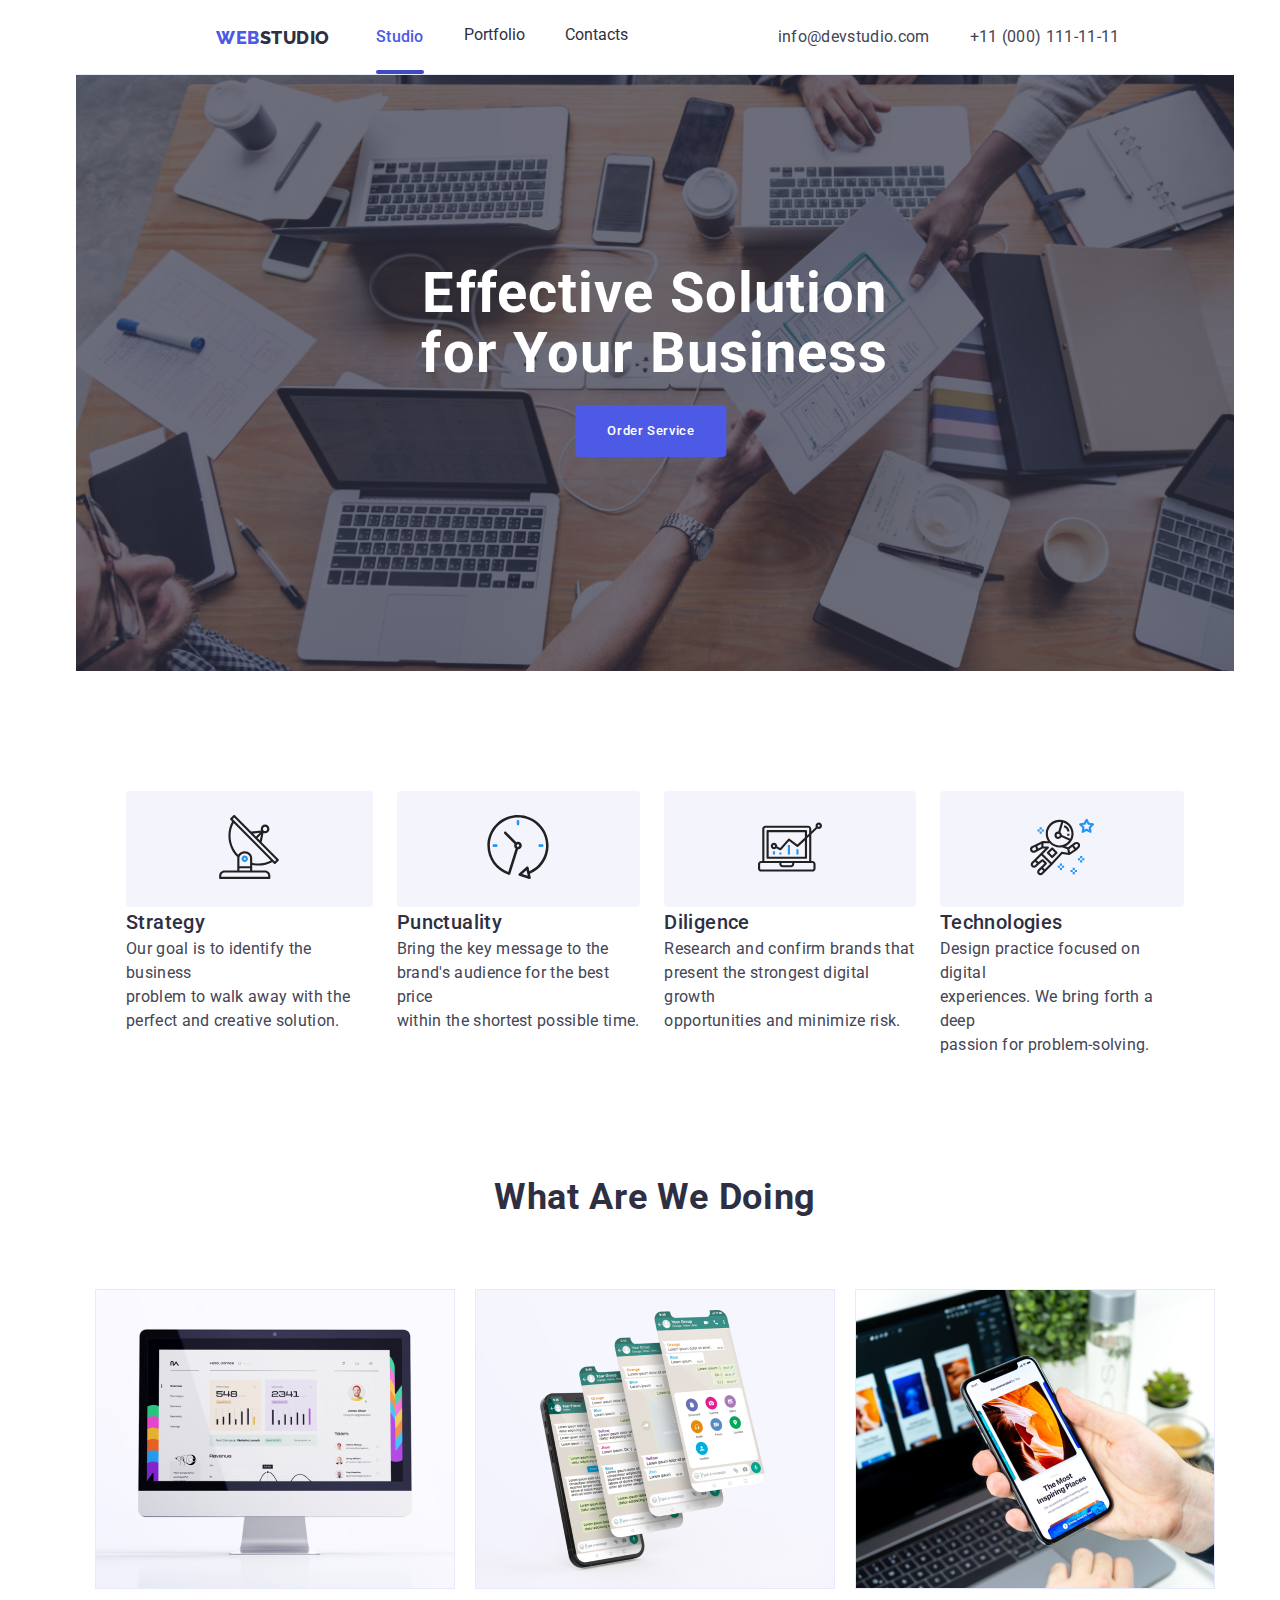
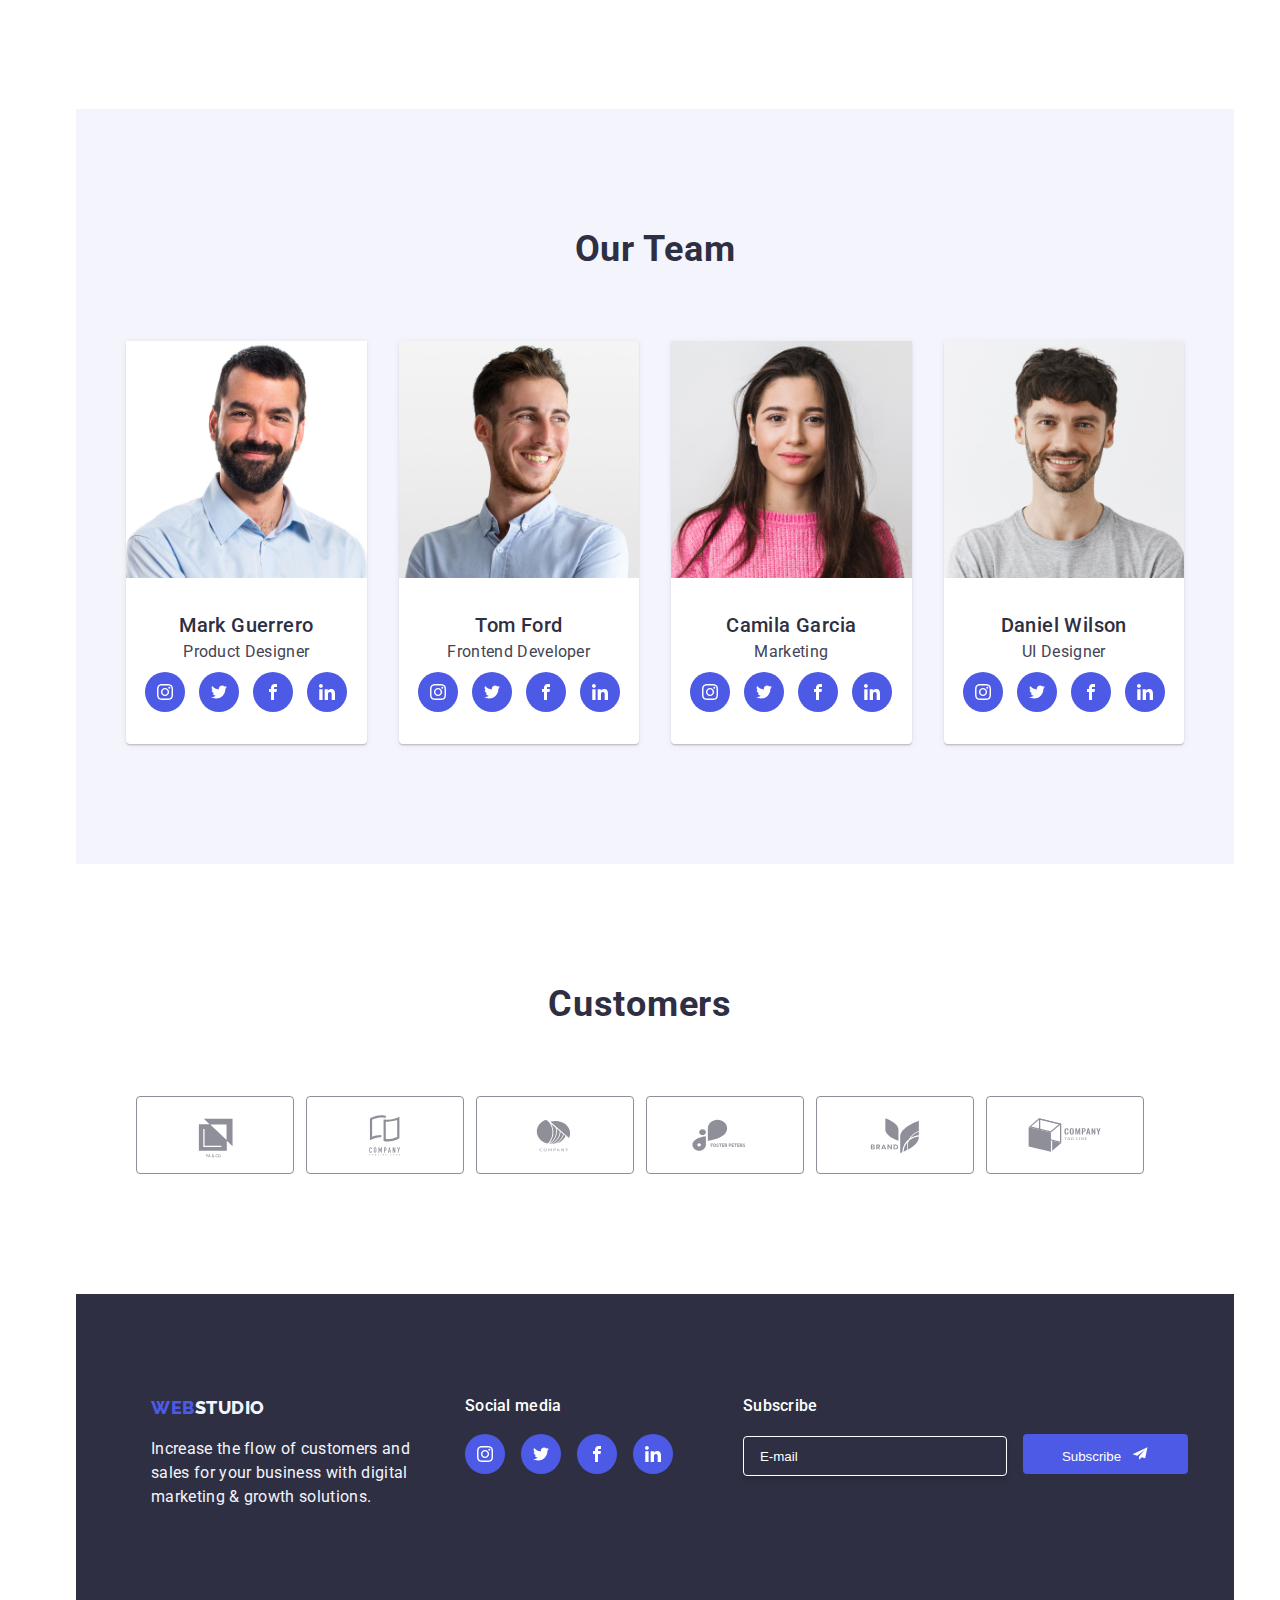
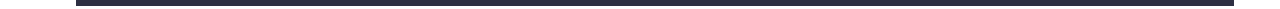
<file: index.html>
<!DOCTYPE html>
<html lang="en">
<head>
    <meta charset="UTF-8">
    <meta name="viewport" content="width=device-width, initial-scale=1.0">
    <title>Homework#6</title>
   
    <link rel="preconnect" href="https://fonts.googleapis.com">
    <link rel="preconnect" href="https://fonts.gstatic.com" crossorigin>
    <link href="https://fonts.googleapis.com/css2?family=Raleway:wght@800&family=Roboto:wght@400;500;700;900&display=swap" rel="stylesheet"/>

    <link rel="stylesheet" href="https://cdnjs.cloudflare.com/ajax/libs/modern-normalize/2.0.0/modern-normalize.min.css" 
        integrity="sha512-4xo8blKMVCiXpTaLzQSLSw3KFOVPWhm/TRtuPVc4WG6kUgjH6J03IBuG7JZPkcWMxJ5huwaBpOpnwYElP/m6wg==" 
        crossorigin="anonymous" referrerpolicy="no-referrer" />

    <link rel="stylesheet" href="./css/styles.css"/>
</head>

<body class="container">
    <header>
        <div class="header-container container">
            <a class="link" href="./index.html">
                <h4 class="nav-logo"><span class="logo">WEB</span>STUDIO</h4>
            </a>
            <nav>
                <ul class="list nav-list">
                    <li>
                        <a class="link nav-items active" href="./index.html">Studio</a>
                    </li>
                    <li>
                        <a class="link nav-items" href="./portfolio.html" target="_blank">Portfolio</a>
                    </li>
                    <li>
                        <a class="link nav-items" href="#">Contacts</a>
                    </li>
                </ul>
            </nav>
     
                <ul class="list contact-list">
                    <li>
                        <a class="link contact-item" href="mailto:info@devstudio.com">
                            info@devstudio.com
                        </a>
                    </li>
                    <li>
                        <a class="link contact-item" href="tel:+11(000)111-11-11">
                            +11 (000) 111-11-11
                        </a>
                    </li>
                </ul>
        </div>
    </header>

    <main>
       <!--HERO SECTION-->
        <section class="bg-dark hero">
            <div class="hero-container container">
                <h1 class="hero-text">Effective Solution<br />
                for Your Business
                </h1>
                <button type="button" class="hero-button button" data-modal-open>Order Service</button>
                <div class="backdrop is-hidden" data-modal>
                    <div class="modal">
                        <button type="button" class="close-button button" data-modal-close>&times;</button>
                        
                            <h2 class="modal-text">Leave your contacts and we will call you back</h2>
                            <div class="form-element">
                                <label for="name" class="form-label">Name</label>
                                <div class="form-input">
                                    <input class="input-text" type="text" name="name" id="name" />
                                    <svg width="18" height="18" class="form-icon">
                                        <use href="./images/icons.svg#person"></use>
                                    </svg>
                                </div>
                            </div>
                            <div class="form-element">
                                <label for="phone" class="form-label">Phone</label>
                                <div class="form-input">
                                    <input class="input-text" type="text" name="phone" id="phone" />
                                    <svg width="18" height="18" class="form-icon">
                                        <use href="./images/icons.svg#phone"></use>
                                    </svg>
                                </div>
                            </div>
                            <div class="form-element">
                                <label for="email" class="form-label">Email</label>
                                <div class="form-input">
                                    <input class="input-text" type="text" name="email" id="email" />
                                    <svg width="18" height="18" class="form-icon">
                                        <use href="./images/icons.svg#email"></use>
                                    </svg>
                                </div>
                            </div>
                            <div class="form-element">
                                <label for="comment" class="form-label">Comment</label>
                                <div class="form-input">
                                    <textarea id="comment" name="user-comment" placeholder="Text area" class="form-comment"></textarea>
                                </div>
                            </div>
                            <div class="form-checkbox">
                                <label for="checkbox" class="form-label"></label>
                                    <input class="checkbox-input" type="checkbox">
                                    <p class="checkbox-text">I accept the terms and conditions of the 
                                        <span class="checkbox-policy">Privacy Policy</span></p>
                            </div>
                            <button type="submit" class="modal-button button">Send</button>      
                    </div>
                </div>
            </div>
        </section>

        <!-- Benefits Section -->
        <section class="section">
            <div class="benefits-container container">
                <ul class="list benefit-list">
                    <li>
                        <div class="benefits-icon">
                            <svg width="64" height="64">
                                <use href="./images/icons.svg#antenna-1"></use>
                            </svg>
                        </div>
                        <h3 class="titles">Strategy</h3>
                        <p class="text">Our goal is to identify the business<br/>  
                        problem to walk away with the <br/>
                        perfect and creative solution. 
                        </p>
                    </li>
                    <li>
                        <div class="benefits-icon">
                            <svg class="icon" width="64" height="64">
                                <use href="./images/icons.svg#clock-1"></use>
                            </svg>
                        </div>
                        <h3 class="titles">Punctuality</h3>
                        <p class="text">Bring the key message to the <br/>
                        brand's audience for the best price <br/>
                        within the shortest possible time.
                        </p>
                    </li>
                    <li>
                        <div class="benefits-icon">
                            <svg class="icon" width="64" height="64">
                                <use href="./images/icons.svg#diagram-1"></use>
                            </svg>
                        </div>
                        <h3 class="titles">Diligence</h3>
                        <p class="text">Research and confirm brands that <br/>
                        present the strongest digital growth <br/>
                        opportunities and minimize risk.
                        </p>
                    </li>
                    <li>
                        <div class="benefits-icon">
                            <svg class="icon" width="64" height="64">
                                <use href="./images/icons.svg#astronaut-1"></use>
                            </svg>
                        </div>
                        <h3 class="titles">Technologies</h3>
                        <p class="text">Design practice focused on digital <br/>
                        experiences. We bring forth a deep <br/>
                        passion for problem-solving.
                        </p>
                    </li>
                </ul>
            </div>
        </section>

        <!--What are we doing Section-->
        <section class="section">
            <div class="services-container container">
                <h2 class="main-title">What are we doing</h2>
                    <ul class="list services-list">
                        <li>
                            <img src="images/image1.jpg" 
                            alt="monitor"
                            width="360"/>
                        </li>
                        <li>
                            <img src="images/image2.jpg" 
                            alt="mobile phone"
                            width="360"/>
                        </li>
                        <li>
                            <img src="images/image3.jpg" 
                            alt="monitor and mobile phone"
                            width="360"/>
                        </li>
                    </ul>
            </div>
        </section>

        <!--Our Team Section-->
        <section class="section">
            <div class="team-container container">
                <h2 class="main-title">Our Team</h2>
                <ul class="list team-list">
                    <li class="card">
                        <img class="card-image" 
                            src="images/mark.jpg" 
                            alt="Mark Guerrero" 
                            width="264"/>
                        <h3 class="titles team-titles">Mark Guerrero</h3>
                        <p class="team-text text">Product Designer</p>
                        <div class="team-socials">
                            <a class="team-icon" href="#">
                                <svg width="16" height="16">
                                    <use href="./images/icons.svg#instagram-2"></use>
                                </svg>
                            </a>
                            <a class="team-icon" href="#">
                                <svg width="16" height="16">
                                    <use href="./images/icons.svg#twitter-1"></use>
                                </svg>
                            </a>
                            <a class="team-icon" href="#">
                                <svg width="16" height="16">
                                    <use href="./images/icons.svg#facebook"></use>
                                </svg>
                            </a>
                            <a class="team-icon" href="#">
                                <svg width="16" height="16">
                                    <use href="./images/icons.svg#linkedin-1"></use>
                                </svg>
                            </a>
                        </div>
                    </li>
                    <li class="card">
                        <img class="card-image" 
                            src="images/tom.jpg" 
                            alt="Tom Ford" 
                            width="264"/>
                        <h3 class="titles team-titles">Tom Ford</h3>
                        <p class= "team-text text">Frontend Developer</p>
                        <div class="team-socials">
                            <a class="team-icon" href="#">
                                <svg width="16" height="16">
                                    <use href="./images/icons.svg#instagram-2"></use>
                                </svg>
                            </a>
                            <a class="team-icon" href="#">
                                <svg width="16" height="16">
                                    <use href="./images/icons.svg#twitter-1"></use>
                                </svg>
                            </a>
                            <a class="team-icon" href="#">
                                <svg width="16" height="16">
                                    <use href="./images/icons.svg#facebook"></use>
                                </svg>
                            </a>
                            <a class="team-icon" href="#">
                                <svg width="16" height="16">
                                    <use href="./images/icons.svg#linkedin-1"></use>
                                </svg>
                            </a>
                        </div>
                    </li>
                    <li class="card">
                        <img class="card-image" 
                            src="images/camila.jpg" 
                            alt="Camila Garcia" 
                            width="264"/>
                        <h3 class="titles team-titles">Camila Garcia</h3>
                        <p class= "team-text text">Marketing</p>
                        <div class="team-socials">
                            <a class="team-icon" href="#">
                                <svg width="16" height="16">
                                    <use href="./images/icons.svg#instagram-2"></use>
                                </svg>
                            </a>
                            <a class="team-icon" href="#">
                                <svg width="16" height="16">
                                    <use href="./images/icons.svg#twitter-1"></use>
                                </svg>
                            </a>
                            <a class="team-icon" href="#">
                                <svg width="16" height="16">
                                    <use href="./images/icons.svg#facebook"></use>
                                </svg>
                            </a>
                            <a class="team-icon" href="#">
                                <svg width="16" height="16">
                                    <use href="./images/icons.svg#linkedin-1"></use>
                                </svg>
                            </a>
                        </div>
                    </li>
                    <li class="card">
                        <img class="card-image" 
                            src="images/daniel.jpg" 
                            alt="Daniel Wilson" 
                            width="264"/>
                        <h3 class="titles team-titles">Daniel Wilson</h3>
                        <p class= "team-text text">UI Designer</p>
                        <div class="team-socials">
                            <a class="team-icon" href="#">
                                <svg width="16" height="16">
                                    <use href="./images/icons.svg#instagram-2"></use>
                                </svg>
                            </a>
                            <a class="team-icon" href="#">
                                <svg width="16" height="16">
                                    <use href="./images/icons.svg#twitter-1"></use>
                                </svg>
                            </a>
                            <a class="team-icon" href="#">
                                <svg width="16" height="16">
                                    <use href="./images/icons.svg#facebook"></use>
                                </svg>
                            </a>
                            <a class="team-icon" href="#">
                                <svg width="16" height="16">
                                    <use href="./images/icons.svg#linkedin-1"></use>
                                </svg>
                            </a>
                        </div>
                    </li>
                </ul>
            </div>
        </section>

        <!-- CUSTOMER SECTION -->
        <section class="customers">
            <h2>Customers</h2>
            <div>         
                <ul class="customer-icon list">
                    <li class="customer-items">
                        <a class="customer-logo" href="#">
                           <svg width="94" height="46">
                            <use href="./images/icons.svg#icon-Logo"></use>
                           </svg>
                        </a>
                    </li>
                    <li class="customer-items">
                        <a class="customer-logo" href="#">
                           <svg width="94" height="46">
                            <use href="./images/icons.svg#Logo-4"></use>
                           </svg>
                        </a>
                    </li>
                    <li class="customer-items">
                        <a class="customer-logo" href="#">
                           <svg width="94" height="46">
                            <use href="./images/icons.svg#Logo-5"></use>
                           </svg>
                        </a>
                    </li>
                    <li class="customer-items">
                        <a class="customer-logo" href="#">
                           <svg width="94" height="46">
                            <use href="./images/icons.svg#Logo-2"></use>
                           </svg>
                        </a>
                    </li>
                    <li class="customer-items">
                        <a class="customer-logo" href="#">
                           <svg width="94" height="46">
                            <use href="./images/icons.svg#Logo"></use>
                           </svg>
                        </a>
                    </li>
                    <li class="customer-items">
                        <a class="customer-logo" href="#">
                           <svg width="94" height="46">
                            <use href="./images/icons.svg#Logo-1"></use>
                           </svg>
                        </a>
                    </li>
                </ul>
            </div>
        </section>
    </main>

    <!-- FOOTER SECTION -->
    <footer class="bg-dark footer container">
        <div class="footer-col-1">
            <a class="footer-link link" href="./index.html">
                <h4 class="footer-logo"><span class="logo">WEB</span>STUDIO</h4>
            </a>
            <p class="footer-text">Increase the flow of customers and <br />
                sales for your business with digital <br />
                marketing & growth solutions.
            </p>
        </div>
        <div class="footer-col-2">
            <div class="footer-socials">
                <p class="footer-text-socials">Social media</p>
                <div class="footer-list">
                    <a class="footer-icon" href="#">
                        <svg width="16" height="16">
                            <use href="./images/icons.svg#instagram-2"></use>
                        </svg>
                    </a>
                    <a class="footer-icon" href="#">
                        <svg width="16" height="16">
                            <use href="./images/icons.svg#twitter-1"></use>
                        </svg>
                    </a>
                    <a class="footer-icon" href="#">
                        <svg width="16" height="16">
                            <use href="./images/icons.svg#facebook"></use>
                        </svg>
                    </a>
                    <a class="footer-icon" href="#">
                        <svg width="16" height="16">
                            <use href="./images/icons.svg#linkedin-1"></use>
                        </svg>
                    </a>
                </div>
            </div>
        </div>
        <div class="footer-col-3">
            <h3 class="footer-sub-title">Subscribe</h3>
            <form>
                <input class="sub-input" type="text" placeholder="E-mail">
                <button class="footer-button" type="submit">Subscribe
                    <svg class="sub-icon" width="24" height="24">
                        <use href="./images/icons.svg#plane"></use>
                    </svg>
                </button>
            </form>
        </div>
    </footer>
    <script src="./js/modal.js"></script>
</body>
</html>
</file>
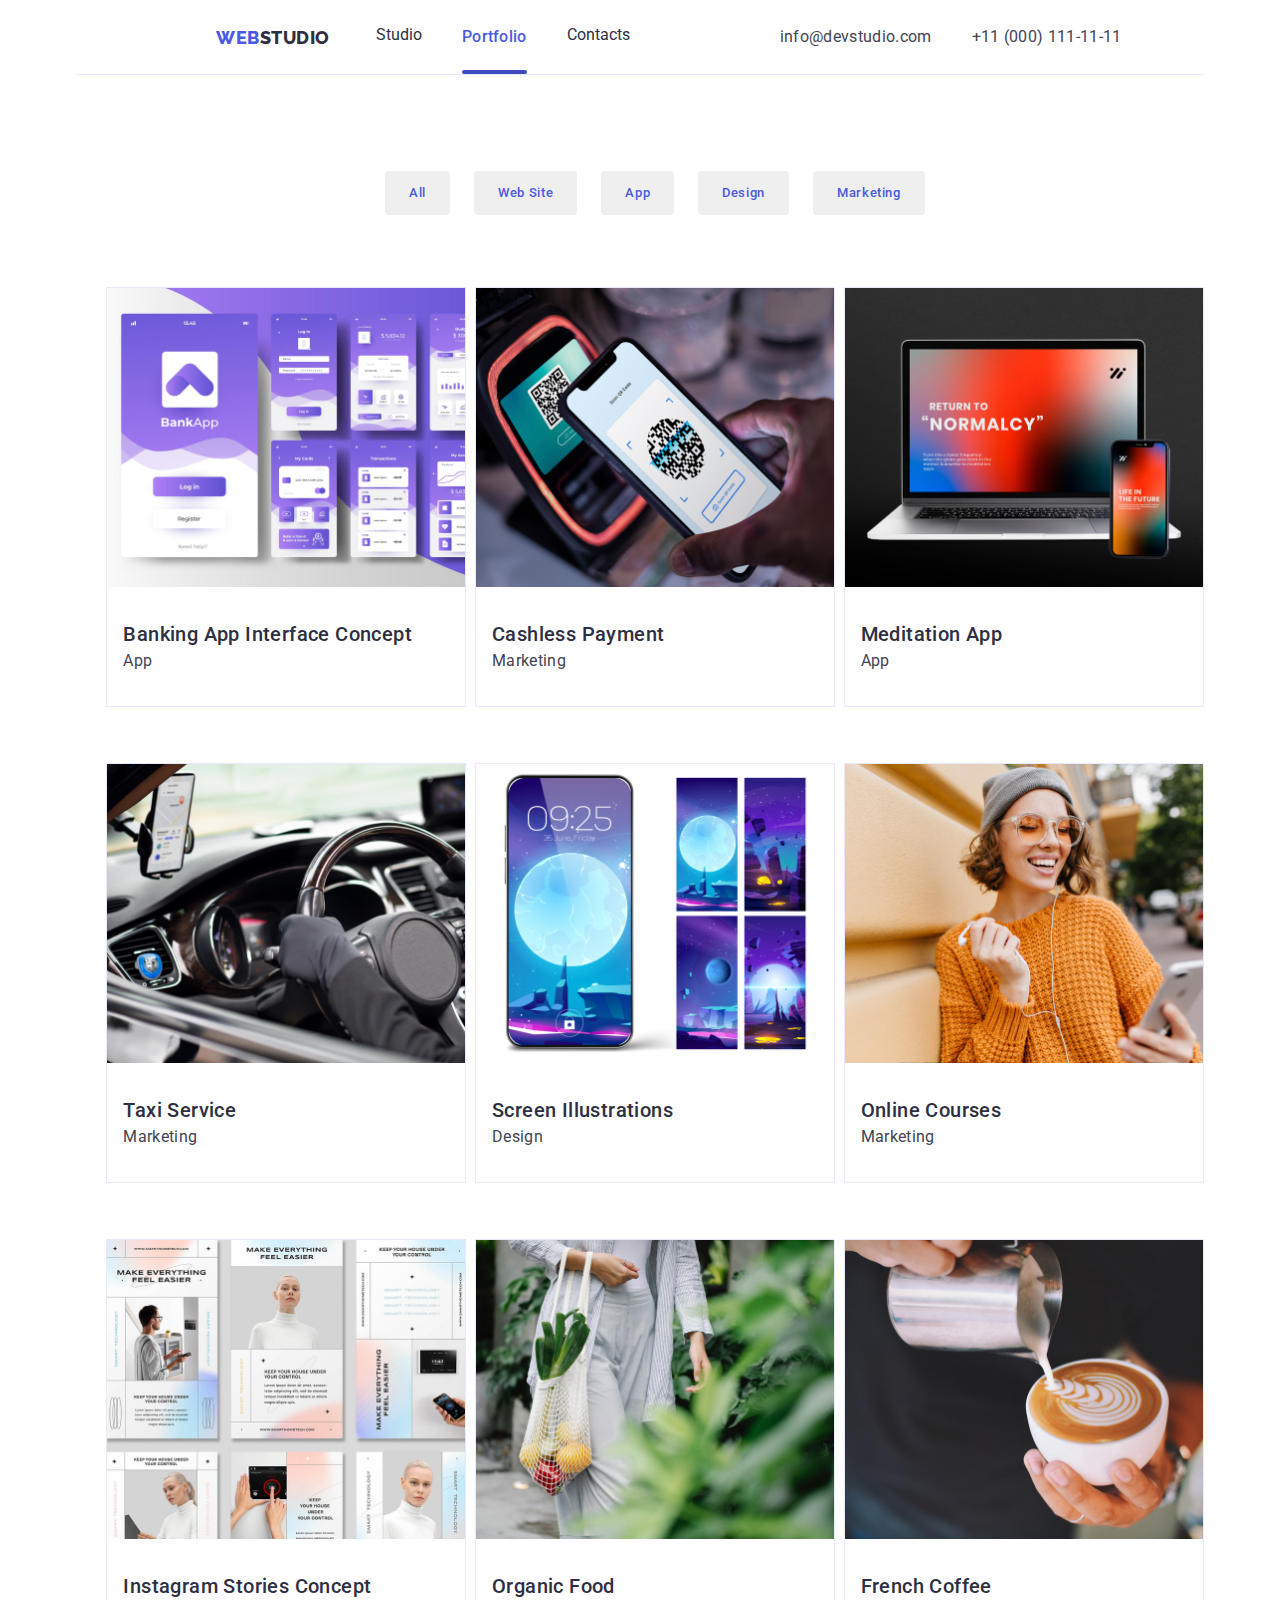
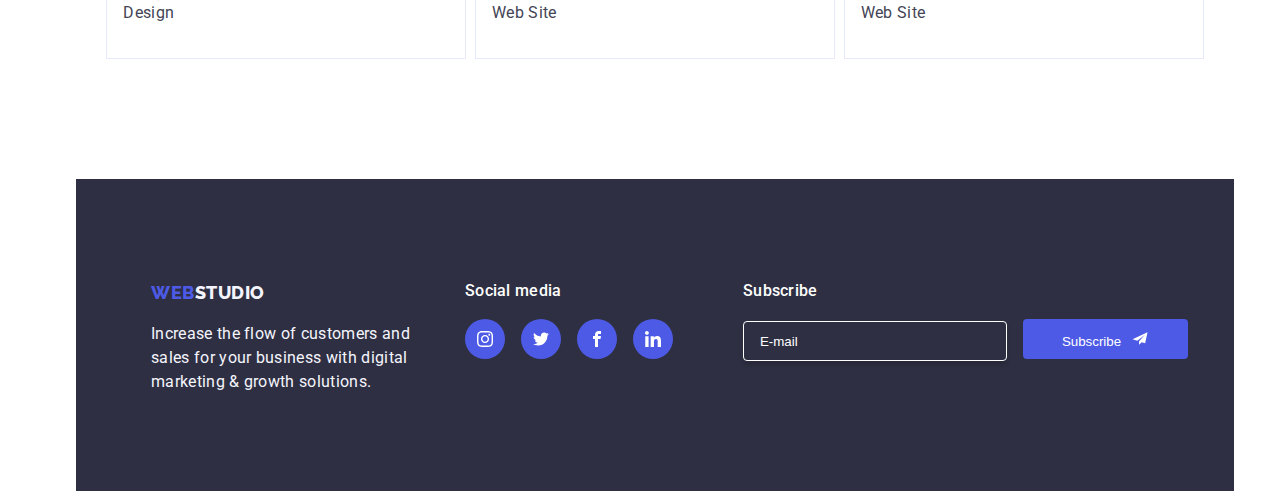
<file: portfolio.html>
<!DOCTYPE html>
<html lang="en">
<head>
    <meta charset="UTF-8">
    <meta name="viewport" content="width=device-width, initial-scale=1.0">
    <title>Porfolio</title>

    <link rel="preconnect" href="https://fonts.googleapis.com">
    <link rel="preconnect" href="https://fonts.gstatic.com" crossorigin>
    <link href="https://fonts.googleapis.com/css2?family=Raleway:wght@800&family=Roboto:wght@400;500;700;900&display=swap" rel="stylesheet"/>

    <link rel="stylesheet" href="https://cdnjs.cloudflare.com/ajax/libs/modern-normalize/2.0.0/modern-normalize.min.css" 
        integrity="sha512-4xo8blKMVCiXpTaLzQSLSw3KFOVPWhm/TRtuPVc4WG6kUgjH6J03IBuG7JZPkcWMxJ5huwaBpOpnwYElP/m6wg==" 
        crossorigin="anonymous" referrerpolicy="no-referrer" />

    <link rel="stylesheet" href="./css/styles.css"/>
</head>

<body class="container">
    <!-- HEADING SECTION -->
    <header>
        <div class="header-container container">
            <a class="link" href="./index.html">
                <h4 class="nav-logo"><span class="logo">WEB</span>STUDIO</h4>
            </a>
            <nav>
                <ul class="list nav-list">
                    <li>
                        <a class="link nav-items" href="./index.html">Studio</a>
                    </li>
                    <li>
                        <a class="link nav-items active" href="./portfolio.html" target="_blank">Portfolio</a>
                    </li>
                    <li>
                        <a class="link nav-items" href="#">Contacts</a>
                    </li>
                </ul>
            </nav>
            
                <ul class="list contact-list">
                    <li>
                        <a class="link contact-item" href="mailto:info@devstudio.com">
                            info@devstudio.com
                        </a>
                    </li>
                    <li>
                        <a class="link contact-item" href="tel:+11(000)111-11-11">
                            +11 (000) 111-11-11
                        </a>
                    </li>
                </ul>
        </div>
    </header>
    
    <main>
    <!-- FILTER SECTION -->
        <section class="filter-section">
            <div class="filter-container container">
                <button class="filter-button button" type="button">All</button>
                <button class="filter-button button" type="button">Web Site</button>
                <button class="filter-button button" type="button">App</button>
                <button class="filter-button button" type="button">Design</button>
                <button class="filter-button button" type="button">Marketing</button>
            </div>
        </section>
      

    <!-- PROJECT CARDS -->
        <section class="project-section">
            <div class="project-card-container container">
                <ul class="list project-card-list">
                        <li class="project-card">
                            <div class="project-image">
                                <img class="card-image" src="images/portfolio1.jpg" alt="banking app" />
                                <div class="project-image-caption">
                                    <p>
                                       
                                    </p>
                                </div>
                            </div>
                            <h3 class="card-titles titles">Banking App Interface Concept</h3>
                            <p class="card-text text">App</p>
                        </li>
                        <li class="project-card">
                            <div class=" project-image">
                                <img class="card-image" src="images/portfolio2.jpg" alt="cashless" />
                                <div class="project-image-caption">
                                    <p>
                                        14 Stylish and User-Friendly App Design Concepts · 
                                        Task Manager App · Calorie Tracker App · 
                                        Exotic Fruit Ecommerce App · Cloud Storage App
                                    </p>
                                </div>
                            </div>
                            <h3 class="card-titles titles">Cashless Payment</h3>
                            <p class="card-text text">Marketing</p>
                        </li>
                        <li class="project-card">
                            <div class="project-image">
                                <img clas="card-image" src="images/portfolio3.jpg" alt="meditation app" />
                                <div class="project-image-caption">
                                    <p>
                                        
                                    </p>
                                </div>
                            </div>
                            <h3 class="card-titles titles">Meditation App</h3>
                            <p class="card-text text">App</p>
                        </li>
                        <li class="project-card">
                            <div class="project-image">
                                <img clas="card-image" src="images/portfolio4.jpg" alt="taxi service" />
                                <div class="project-image-caption">
                                    <p>
                                       
                                    </p>
                                </div>
                            </div>
                            <h3 class="card-titles titles">Taxi Service</h3>
                            <p class="card-text text">Marketing</p>
                        </li>
                        <li class="project-card">
                            <div class="project-image">
                                <img clas="card-image" src="images/portfolio5.jpg" alt="screen illustration" />
                                <div class="project-image-caption">
                                    <p>
                                        
                                    </p>
                                </div>
                            </div>
                            <h3 class="card-titles titles">Screen Illustrations</h3>
                            <p class="card-text text">Design</p>
                        </li>
                        <li class="project-card">
                            <div class="project-image">
                                <img clas="card-image" src="images/portfolio6.jpg" alt="girl in yellow shirt" />
                                <div class="project-image-caption">
                                    <p>
                                        
                                    </p>
                                </div>
                            </div>
                            <h3 class="card-titles titles">Online Courses</h3>
                            <p class="card-text text">Marketing</p>
                        </li>
                        <li class="project-card">
                            <div class="project-image">
                                <img clas="card-image" src="images/portfolio7.jpg" alt="instagram stories" />
                                <div class="project-image-caption">
                                    <p>
                                        
                                    </p>
                                </div>
                            </div>
                            <h3 class="card-titles titles">Instagram Stories Concept</h3>
                            <p class="card-text text">Design</p>
                        </li>
                        <li class="project-card">
                            <div class="project-image">
                                <img clas="card-image" src="images/portfolio8.jpg" alt="organic food" />
                                <div class="project-image-caption">
                                    <p>
                                        
                                    </p>
                                </div>
                            </div>
                            <h3 class="card-titles titles">Organic Food</h3>
                            <p class="card-text text">Web Site</p>
                        </li>
                        <li class="project-card">
                            <div class="project-image">
                                <img clas="card-image" src="images/portfolio9.jpg" alt="coffee" />
                                <div class="project-image-caption">
                                    <p>
                                        
                                    </p>
                                </div>
                            </div>
                            <h3 class="card-titles titles">French Coffee</h3>
                            <p class="card-text text">Web Site</p>
                        </li>
                </ul>
            </div>
        </section>
    </main>

    <!-- FOOTER SECTION -->
    <footer class="bg-dark footer container">
        <div class="footer-col-1">
            <a class="footer-link link" href="./index.html">
                <h4 class="footer-logo"><span class="logo">WEB</span>STUDIO</h4>
            </a>
            <p class="footer-text">Increase the flow of customers and <br />
                sales for your business with digital <br />
                marketing & growth solutions.
            </p>
        </div>
        <div class="footer-col-2">
            <div class="footer-socials">
                <p class="footer-text-socials">Social media</p>
                <div class="footer-list">
                    <a class="footer-icon" href="#">
                        <svg width="16" height="16">
                            <use href="./images/icons.svg#instagram-2"></use>
                        </svg>
                    </a>
                    <a class="footer-icon" href="#">
                        <svg width="16" height="16">
                            <use href="./images/icons.svg#twitter-1"></use>
                        </svg>
                    </a>
                    <a class="footer-icon" href="#">
                        <svg width="16" height="16">
                            <use href="./images/icons.svg#facebook"></use>
                        </svg>
                    </a>
                    <a class="footer-icon" href="#">
                        <svg width="16" height="16">
                            <use href="./images/icons.svg#linkedin-1"></use>
                        </svg>
                    </a>
                </div>
            </div>
        </div>
        <div class="footer-col-3">
            <h3 class="footer-sub-title">Subscribe</h3>
            <form>
                <input class="sub-input" type="text" placeholder="E-mail">
                <button class="footer-button" type="submit">Subscribe
                    <svg class="sub-icon" width="24" height="24">
                        <use href="./images/icons.svg#plane"></use>
                    </svg>
                </button>
            </form>
        </div>
    </footer>
</body>
</html>
</file>
<file: css/styles.css>
:root {
    --cloud: #F4F4FD;
    --cornflower: #E7E9FC;
    --iris: #4D5AE5;
    --navy-blue: #2E2F42;
    --slate: #434455;
    --ocean: #404BBF;
    --green: #31D0AA;
    --light_slate: #8E8F99;
}

*,
*::before,
*::after {
    box-sizing: border-box;
    margin: 0;
    padding: 0;
}

body {
    font-family: "Roboto", sans-serif;
    /* width: 1440px; */
    /* max-width: 100%; */
}

.container {
    width: 1158px;
    margin: 0 auto;
    padding: 0 15px;
}

img {
    display: block;
    max-width: 100%;
}

.section {
    padding-top: 120px;
}

/* GENERAL STYLING */
.link {
    text-decoration: none;
    color: var(--navy-blue);
}

.link:hover {
    color: var(--ocean);
}

.list {
    list-style: none;
    padding-left: 0;
}

.logo {
    font-family: "Raleway", sans-serif;
    color: var(--iris);
    font-size: 18px;
    font-weight: 800;
    line-height: 1.3; /* 116.667% */
    letter-spacing: 0.54px;
    text-transform: uppercase;
}

.bg-dark {
    background-color: var(--navy-blue);
}

.main-title {
    color: var(--navy-blue);
    font-size: 36px;
    font-weight: 700;
    line-height: 40px; /* 111.111% */
    letter-spacing: 0.72px;
    text-transform: capitalize;
    text-align: center;
}

.titles {
    color: var(--navy-blue);
    font-size: 20px;
    font-weight: 500;
    line-height: 1.5; /* 120% */
    letter-spacing: 0.4px;
}

.text {
    color: var(--slate);
    line-height: 1.5; /* 150% */
    letter-spacing: 0.32px;
}

.button {
    cursor: pointer;
    font-family: "Roboto", sans-serif;
    border: none;
}


/* NAVIGATION STYLING */
.nav-logo {
    font-family: "Raleway", sans-serif;
    color: var(--navy-blue);
    font-size: 18px;
    font-weight: 800;
    line-height: 1.3; /* 116.667% */
    letter-spacing: 0.54px;
    text-transform: uppercase;
    padding-top: 25.5px;
    padding-bottom: 25.5px;
    margin-left: 125px;
}

.nav-list {
    display: flex;
    justify-content: center;
    gap: 40px;
    margin-left: 46px;
} 

.active {
    color: var(--iris);
    font-weight: 500;
    line-height: 1.5; /* 150% */
    letter-spacing: 0.32px;
    position: relative;
}

.active::after {
    content:" ";
    width: 100%;
    height: 4px;
    background-color: var(--ocean);
    border-radius: 2px;
    position: absolute;
    left: 0;
    bottom: -28px;
}

.active:hover::after,
.active:focus::after,
.active:active::after {
    width: 100%;
    transition: width 0.2s linear;
    opacity: 1;
    color: var(--ocean);
}

.contact-list {
    display: flex;
    justify-content: center;
    gap: 40px;
    margin-left: 150px;
}

.contact-item {
    color: var(--slate);
    line-height: 1.5; /* 150% */
    letter-spacing: 0.32px;
}

.header-container {
    display: flex;
    align-items: center;
    border-bottom: 1px solid var(--CORNFLOWER, #E7E9FC);
    background: var(--WHITE, #FFF);
}

header {
    display: flex;
}

/* HERO SECTION STYLING */
.hero-text {
    color: white;
    font-size: 56px;
    font-weight: 700;
    line-height: 60px; /* 107.143% */
    letter-spacing: 1.12px;
    text-align: center;
    padding-bottom: 48px;
}

.hero-button {
    font-weight: 500;
    line-height: 1.5; /* 150% */
    letter-spacing: 0.64px;
    color: white;
    background: var(--iris);
    border-radius: 4px;
    display: block;
    margin: 0 auto;
    padding: 16px 32px;
    transform: translate(-50%, -50%);
    transition: transform 250ms cubic-bezier(0.4, 0, 0.2, 1);
    align-items: center;
    margin-left: 560px;
}

.hero-button:focus,
.hero-button:active,
.hero-button:hover {
    background: var(--ocean);
    box-shadow: 0 0 10px 5px rgba(46, 47, 66, .45);
}

.hero-container {
    padding-top: 188px;
    padding-bottom: 188px;
    background: linear-gradient(to bottom, 
    rgba(46, 47, 66, 0.7), 
    rgba(46, 47, 66, 0.7)),
    url("../images/people-office\ 1.jpg");
    background-size: cover;
}

.backdrop {
    background-color:rgba(46, 47, 66, 0.4);
    position: fixed;
    top: 0;
    left: 0;
    width: 100%;
    height: 100vh;
}

.modal {
    width: 408px;
    height: 584px;
    border-radius: 4px;
    background: var(--DAIRY, #FCFCFC);
    box-shadow: 0px 2px 1px 0px rgba(0, 0, 0, 0.20), 
                0px 1px 3px 0px rgba(0, 0, 0, 0.12), 
                0px 1px 1px 0px rgba(0, 0, 0, 0.14);
    top: 50%;
    left: 50%;
    position: absolute;
    box-sizing: border-box;
    transform: translate(-50%, -50%);
    transition: transform 250ms cubic-bezier(0.4, 0, 0.2, 1);
}

.modal-text {
    color: var(--NAVY-BLUE, #2E2F42);
    text-align: center;
    font-size: 16px;
    font-weight: 500;
    line-height: 24px; /* 150% */
    letter-spacing: 0.32px;
    margin: 72px 24px 16px 24px;
}

.form-element {
    display: flex;
    flex-direction: column;
    margin-left: 24px;
    margin-bottom: 8px;
}

.form-label {
    color: var(--light_slate);
    font-size: 12px;
    line-height: 14px;
    letter-spacing: 0.48px;
    margin-bottom: 4px;
}

.form-input {
    position: relative;
}

.input-text {
    border: none;
    width: 360px;
    height: 40px;
    border-radius: 4px;
    border: 1px solid var(--navy-blue);
    padding-left: 42px;
    outline: none;
}

.input-text:focus,
.form-comment:focus {
    border: 1px solid var(--iris);
    transition: 250ms cubic-bezier(0.4, 0, 0.2, 1);
}

.input-text:focus + .form-icon {
    fill: var(--iris);
}

.form-icon {
    position: absolute;
    top: 50%;
    left: 12px;
    transform: translateY(-50%);
    transition: transform 250ms cubic-bezier(0.4, 0, 0.2, 1);
    cursor: pointer;
}

.form-comment {
    border: none;
    outline: none;
    color: var(--navy-blue), rgba(46, 47, 66, 0.40);
    width: 360px;
    height: 120px;
    border-radius: 4px;
    border: 1px solid var(--navy-blue); 
    padding-top: 8px;
    padding-left: 16px;
    font-size: 12px;
    line-height: 14px; 
    letter-spacing: 0.48px;
    resize: none;
}

.form-checkbox {
    display:flex;
}

.checkbox-input {
    margin-left: 24px;
    width: 16px;
    height: 16px;
    stroke-width: 1px;
    stroke: var(--NAVY-BLUE-modal, rgba(46, 47, 66, 0.40));
    border: none;
    outline: none;
    transition: 250ms cubic-bezier(0.4, 0, 0.2, 1);
}

.checkbox-input:hover,
.checkbox-input:focus {
    fill: var(--OCEAN, #404BBF);
    stroke-width: 1px;
    stroke: var(--OCEAN, #404BBF);
    cursor: pointer;
}

.checkbox-text {
    color: var(--LIGHT-SLATE, #8E8F99);
    font-size: 12px;
    line-height: 14px;
    letter-spacing: 0.48px;
    margin-left: 8px;
}

.checkbox-policy {
    color: var(--IRIS, #4D5AE5);
    font-size: 12px;
    line-height: 16px;
    letter-spacing: 0.48px;
    text-decoration-line: underline;
}

.modal-button {
    font-weight: 500;
    line-height: 1.5;
    letter-spacing: 0.64px;
    color: white;
    background: var(--iris);
    border-radius: 4px;
    position: absolute;
    margin-left: 118px;
    margin-top: 24px;
    padding: 16px 32px;
    width: 169px;
    height: 56px; 
    transition: 250ms cubic-bezier(0.4, 0, 0.2, 1);  
}

.modal-button:focus,
.modal-button:active,
.modal-button:hover {
    background: var(--ocean);
    box-shadow: 0 0 10px 5px rgba(46, 47, 66, .45)
}

.close-button {
    position: absolute;
    width: 24px;
    height: 24px;
    background-color: var(--CORNFLOWER, #E7E9FC);
    border-radius: 50%;
    right: 24px;
    top: 24px;
    cursor: pointer; 
    display: flex;
    justify-content: center;
    align-items: center;
    transition: 250ms cubic-bezier(0.4, 0, 0.2, 1);  
}

.close-button:hover {
    background-color: var(--iris);
    color: white;
}

.is-hidden {
    visibility: hidden;
    opacity: 0;
    pointer-events: none;
}

.no-scroll {
    overflow: hidden;
}


/* PORTFOLIO BUTTONS */
.filter-button {
    color: var(--iris);
    font-weight: 500;
    line-height: 1.5; /* 150% */
    letter-spacing: 0.64px;
    border-radius: 4px;
    border-radius: 4px;
    padding: 12px 24px;
}

.filter-button:hover,
.filter-button:focus,
.filter-buttons:active {
    color: white;
    background-color: var(--ocean);
    cursor: pointer;
    box-shadow: 0 0 10px 5px rgba(46, 47, 66, .45);
}

.filter-container {
    display: flex;
    gap: 24px;
    justify-content: center;
}

.filter-section {
    padding-top: 96px;
    padding-bottom: 72px;
}

/* PORTFOLIO PROJECT CARDS */
.project-card-list {
    display: flex;
    flex-wrap: wrap;
    justify-content: center;
    gap: 8px;
    padding-left: 15px;
    padding-right: 15px;
}

.project-card {
    width: 360px;
    height: 420px;
    padding-bottom: 0px;
    margin: 0 auto;
    border: 1px solid var(--CORNFLOWER, #E7E9FC);
    background: var(--WHITE, #FFF); 
    margin-bottom: 48px;
}

.project-card:hover,
.project-card:active,
.project-card:focus {
    box-shadow: 10px 10px 8px 5px rgba(46, 47, 66, .45);
    cursor: pointer;
}

.project-card:hover .project-image-caption {
    opacity: 1;
    transform: translateY(0);
}

.project-section {
    padding-bottom: 72px;
}

.card-image {
    width: 100%;
    display: block;
    overflow: hidden;
}

.card-titles {
    padding-top: 32px;
    padding-left: 16px;
    padding-right: 16px;
}

.card-text {
    padding-bottom: 32px;
    padding-left: 16px;
    padding-right: 16px;
}

.project-image {
    position: relative;
    overflow: hidden;
}

.project-image-caption {
    position: absolute;
    background-color: rgba(77, 90, 229, 1);
    color: white;
    width: 100%;
    height: 100%;
    top: 0;
    left: 0;
    opacity: 0;
    transform: translateY(100%);
    transition: transform 250ms cubic-bezier(0.4, 0, 0.2, 1);
}

.project-image-caption p {
    padding: 40px 32px;
}


/* BENEFIT SECTION STYLING */
.benefit-list {
    display: flex;
    justify-content: center;
    gap: 24px;
    flex-shrink: 1;
}

.benefits-container {
    padding-left: 50px;
    padding-right: 50px;
}

.benefits-icon {
    padding: 24px 0;
    text-align: center;
    border-radius: 4px;
    background: var(--CLOUD, #F4F4FD);
}

/* WHAT WE ARE DOING SECTION STYLING */
.services-list {
    display: flex;
    justify-content: center;
    gap: 20px;
    flex-shrink: 1;
}

/* OUR TEAM SECTION STYLING */
.team-list {
    display: flex;
    justify-content: center;
    align-items: center;
    gap: 32px;
}

.main-title {
    margin-bottom: 72px;
}

.team-titles,
.team-text {
    text-align: center;
}

.team-titles {
    margin-top: 32px;
}

.card {
    max-width: 264px;
    margin: 0 auto;
    border-radius: 0px 0px 4px 4px;
    background: var(--WHITE, #FFF);
    box-shadow: 0px 2px 1px 0px rgba(46, 47, 66, 0.08), 
                0px 1px 1px 0px rgba(46, 47, 66, 0.16), 
                0px 1px 6px 0px rgba(46, 47, 66, 0.08);
    flex-shrink: 1;
}

.team-container {
    background-color: var(--cloud);
    padding-top: 120px;
    padding-bottom: 120px;
    padding-left: 50px;
    padding-right: 50px;
}

.team-socials {
    display: flex;
    justify-content: center;
    gap: 14px;
    padding-top: 8px;
}

.team-icon {
    background-color: var(--iris);
    border-radius: 50%;
    height: 40px;
    width: 40px;
    display: flex;
    align-items: center;
    justify-content: center;
    margin-bottom: 32px;
    fill: white;
    transition: 250ms cubic-bezier(0.4, 0, 0.2, 1);
}

.team-icon:hover,
.team-icon:focus,
.team-icon:active {
    background-color:#31D0AA
}


/* CUSTOMERS STYLING */
.customers h2{
    color: var(--NAVY-BLUE, #2E2F42);
    text-align: center;
    font-size: 36px;
    font-weight: 700;
    line-height: 40px; /* 111.111% */
    letter-spacing: 0.72px;
    padding-top: 120px;
    padding-bottom: 72px;
}

.customers {
    background: #FFF;
}

.customer-icon {    
    display: flex;
    margin: 0 auto;
    padding-bottom: 120px;
    padding-left: 60px;
    gap: 12px;
}

.customer-logo:hover,
.customer-logo:focus,
.customer-logo:active,
.customer-items:hover,
.customer-items:focus,
.customer-items:active {
    fill: var(--ocean);
    border: 1px solid var(--ocean);
    width: 158px;
    height: 78px;
    border-radius: 4px;
}

.customer-items {
    width: 158px;
    height: 78px;
    border-radius: 4px;
    border: 1px solid var(--LIGHT-SLATE, #8E8F99);
    transition: 250ms cubic-bezier(0.4, 0, 0.2, 1);
}

.customer-logo {
    padding: 16px 32px;
    fill: var(--light_slate);
    display:flex;
    margin: 0 auto;
}


/* FOOTER STYLING */
.footer {
    height: 312px;
    color: var(--cloud);
    display: flex;
    width: 1158px;
    position: relative;


}

.footer-logo {
    font-family: "Raleway", sans-serif;
    color: var(--cloud);
    font-size: 18px;
    font-weight: 800;
    line-height: 1.3; /* 116.667% */
    letter-spacing: 0.54px;
    text-transform: uppercase;
    padding-bottom: 17.5px;
    padding-left: 60px;
    padding-top: 101.5px;
    padding-right: 200px;
}

.footer-text {
    color: var(--cloud);
    line-height: 1.5; /* 150% */
    letter-spacing: 0.32px;
    padding-left: 60px;
    padding-bottom: 100px;
 
}

.footer-socials {
    display: flex;
    flex-direction: column;
    margin: 0;
    padding: 0;
}

.footer-text-socials {
    color: white;
    font-weight: 500;
    line-height: 24px; /* 150% */
    letter-spacing: 0.32px;
    display: flex;
    padding-bottom: 16px;
    padding-top: 100px;
}

.footer-list {
    display: flex;
    gap: 16px;
}

.footer-icon {
    background-color: var(--iris);
    border-radius: 50%;
    height: 40px;
    width: 40px;
    display: flex;
    align-items: center;
    justify-content: center;
    margin-bottom: 32px;
    fill: white;
    transition: 250ms cubic-bezier(0.4, 0, 0.2, 1);
}

.footer-icon:hover,
.footer-icon:focus,
.footer-icon:active {
    background-color:#31D0AA
}

.footer-col-3 {
    padding-top: 100px;
    padding-left: 70px;
}

.footer-sub-title {
    color: var(--WHITE, #FFF);
    font-size: 16px;
    font-weight: 500;
    line-height: 24px; /* 150% */
    letter-spacing: 0.32px;
    padding-bottom: 16px;
}

.sub-input {
    width: 264px;
    height: 40px;
    padding: 8px 16px;
    border-radius: 4px;
    background: none;
    border: 1px solid var(--WHITE, #FFF);
    box-shadow: 0px 4px 4px 0px rgba(0, 0, 0, 0.15);
    color: white;
}

.sub-input::placeholder {
    color: white;
}

.footer-button {
    margin-left: 12px;
    width: 165px;
    height: 40px;
    border-radius: 4px;
    background: var(--IRIS, #4D5AE5);
    color: white;
    border: none;
    padding-bottom: 8px;
    text-align: center;
}

.footer-button:focus,
.footer-button:active,
.footer-button:hover {
    background: var(--ocean);
    box-shadow: 0 0 10px 5px rgba(46, 47, 66, .45);
    cursor: pointer;
}

.sub-icon {
    fill: white;
    padding-left: 6px;
    padding-top: 9px;
}
</file>
